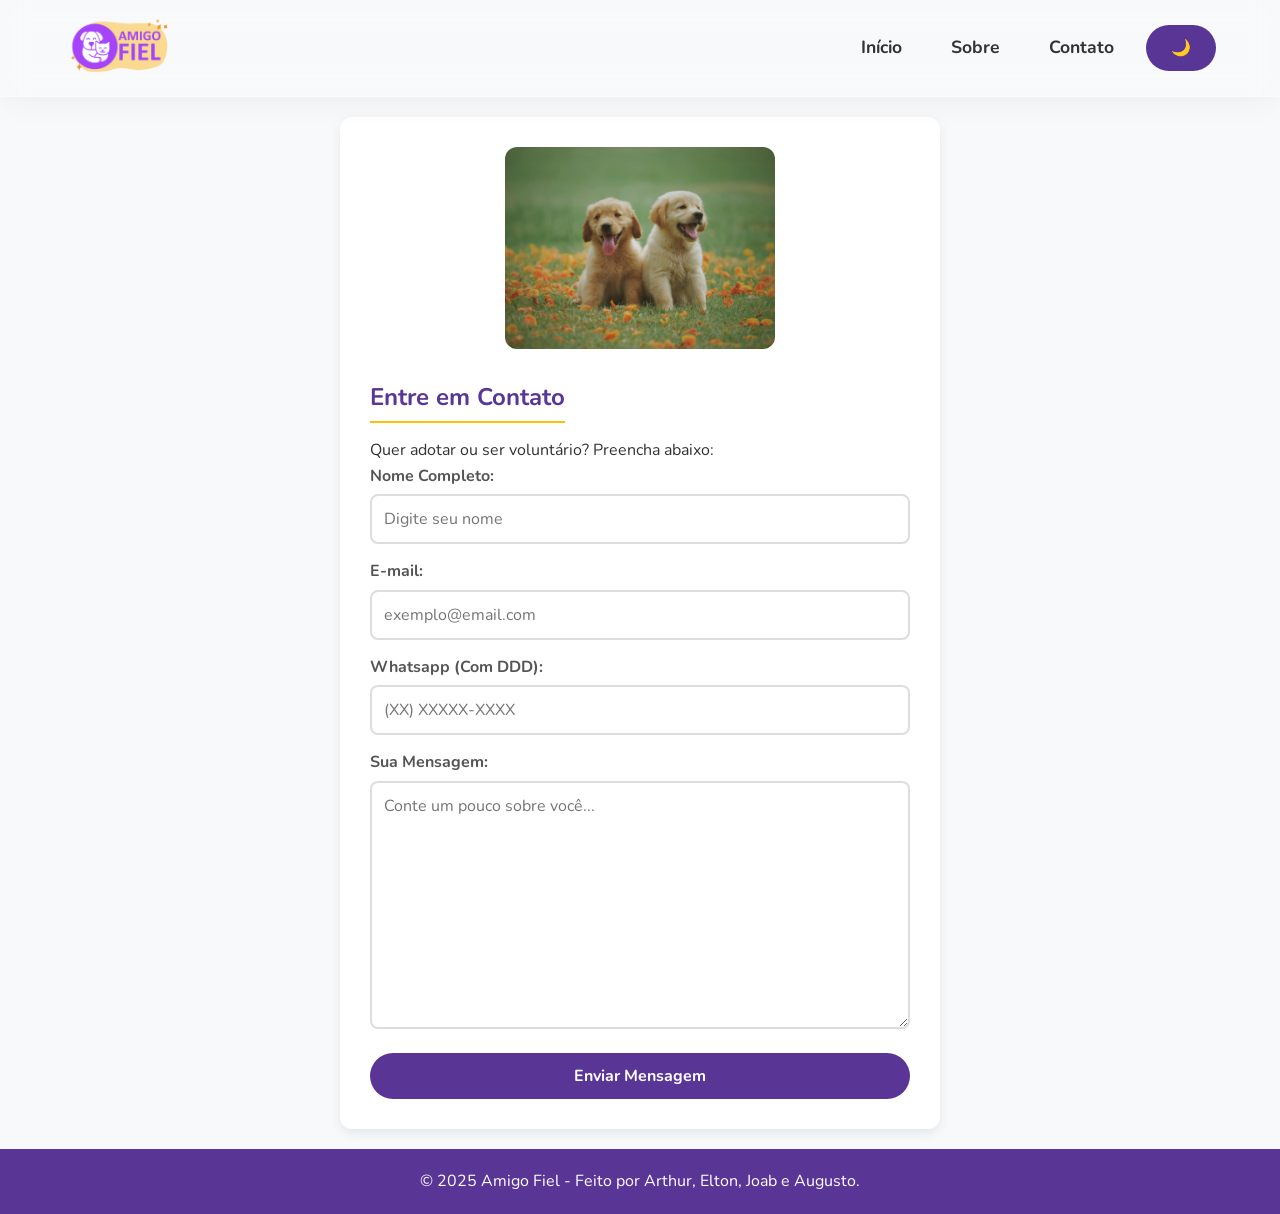
<file: contato.html>
<!DOCTYPE html>
<html lang="pt-br">
<head>
    <meta charset="UTF-8">
    <meta name="viewport" content="width=device-width, initial-scale=1.0">
    <title>Amigo Fiel - Contato</title>
    
    <link rel="stylesheet" href="css/style.css">
</head>
<body>
    <header>
        <a href="index.html" class="link-logo">
            <img src="logo.png" alt="Logo Amigo Fiel">
        </a>

        <nav>
            <ul>
                <li><a href="index.html">Início</a></li>
                <li><a href="sobre.html">Sobre</a></li>
                <li><a href="contato.html">Contato</a></li>
            </ul>
            <button id="btn-tema" title="Alternar Tema">🌙</button>
        </nav>
    </header>

    <main>
        <section class="container-contato">

            <div class="banner-contato">
                <img src="contato-pet.jpg" alt="Cachorro esperando adoção" width="50%">
            </div>

            <h2>Entre em Contato</h2>
            <p>Quer adotar ou ser voluntário? Preencha abaixo:</p>

            <form id="form-completo">

                <div class="campo">
                    <label for="nome">Nome Completo:</label>
                    <input type="text" id="nome" placeholder="Digite seu nome" required>
                </div>

                <div class="campo">
                    <label for="email-contato">E-mail:</label>
                    <input type="email" id="email-contato" placeholder="exemplo@email.com" required>
                </div>

                <div class="campo">
                    <label for="telefone">Whatsapp (Com DDD):</label>
                    <input type="tel" id="telefone" placeholder="(XX) XXXXX-XXXX" pattern="\([0-9]{2}\) [0-9]{5}-[0-9]{4}" required>
                </div>

                <div class="campo">
                    <label for="mensagem">Sua Mensagem:</label>
                    <textarea id="mensagem" rows="10" placeholder="Conte um pouco sobre você..." required></textarea>
                </div>

                <button type="submit" class="btn-enviar">Enviar Mensagem</button>
            </form>
        </section>
    </main>

    <footer>
        <p>&copy; 2025 Amigo Fiel - Feito por Arthur, Elton, Joab e Augusto.</p>
    </footer>

    <script src="js/script.js"></script>
    <button id="btn-topo" onclick="window.scrollTo({top: 0, behavior: 'smooth'})" title="Voltar ao Topo">
    ⬆️
</button>
</body>
</html>
</file>
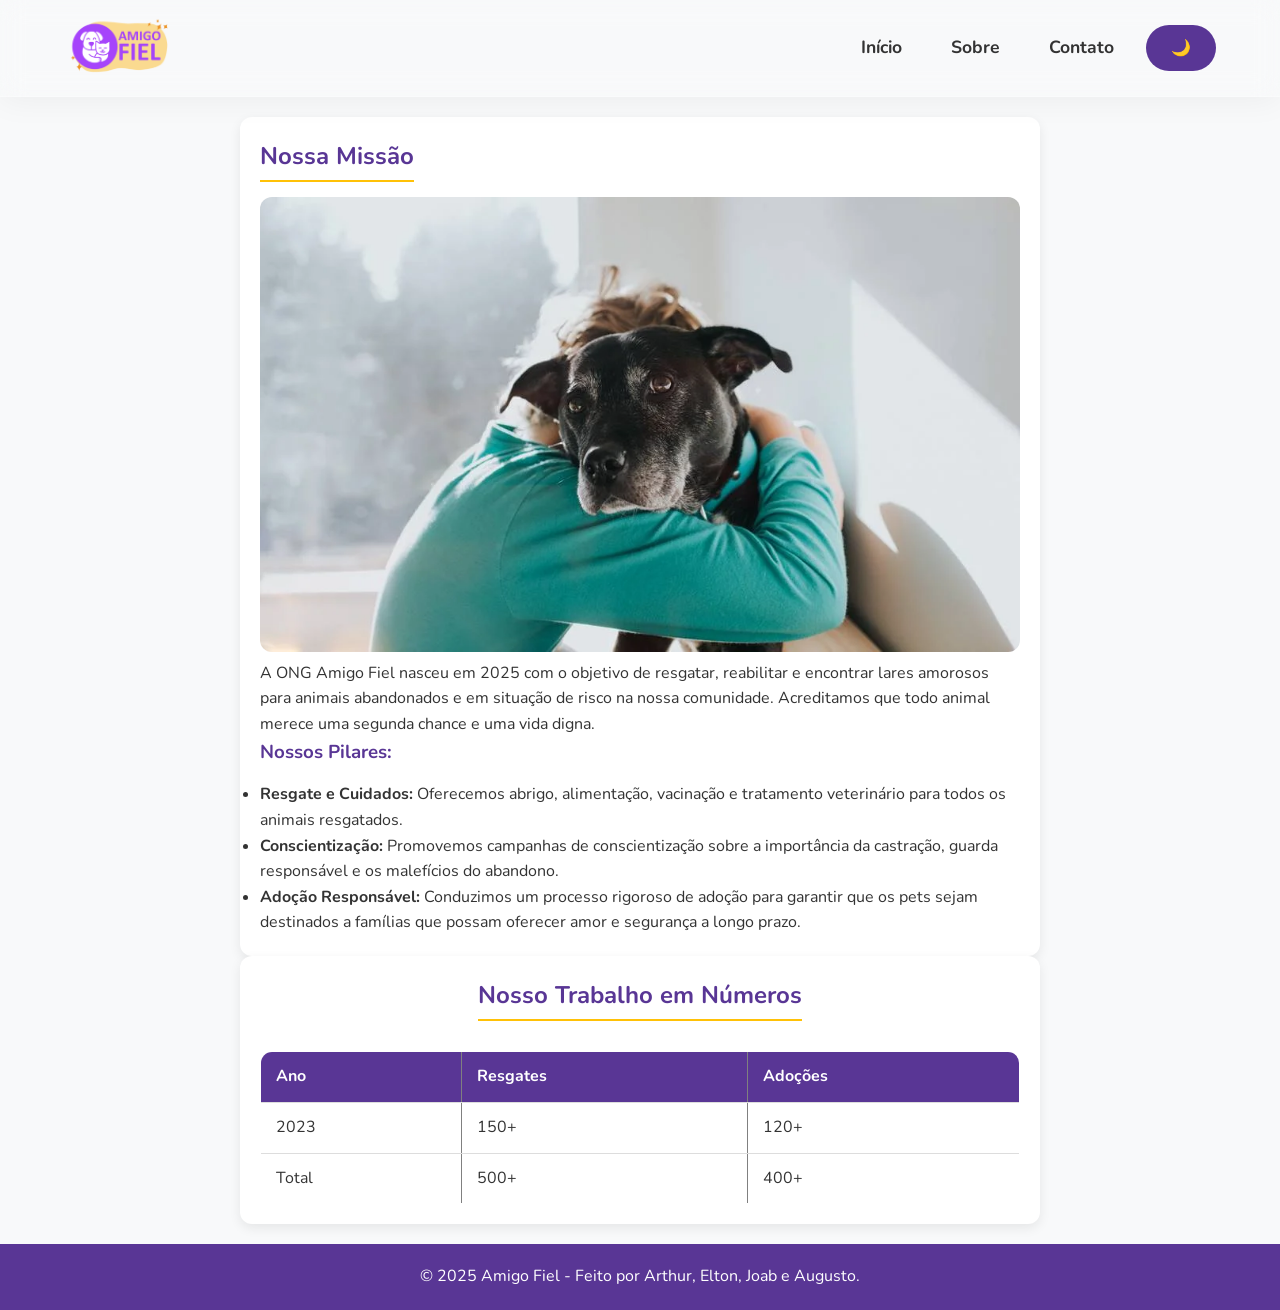
<file: sobre.html>
<!DOCTYPE html>
<html lang="pt-br">
<head>
    <meta charset="UTF-8">
    <meta name="viewport" content="width=device-width, initial-scale=1.0">
    <title>Amigo Fiel - Sobre a ONG</title>
    <link rel="stylesheet" href="css/style.css">
</head>
<body>

    <header>
        <a href="index.html" class="link-logo">
            <img src="logo.png" alt="Logo Amigo Fiel">
        </a>

        <nav>
            <ul>
                <li><a href="index.html">Início</a></li>
                <li><a href="sobre.html">Sobre</a></li>
                <li><a href="contato.html">Contato</a></li>
            </ul>
            <button id="btn-tema" title="Alternar Tema">🌙</button>
        </nav>
    </header>

    <main>
        <section id="sobre-missao" style="padding: 20px; max-width: 800px; margin: 0 auto;">
            <h2>Nossa Missão</h2>

            <img src="equipe.jpg" alt="Nossa equipe de voluntários" width="100%">

            <p>A ONG Amigo Fiel nasceu em 2025 com o objetivo de resgatar, reabilitar e encontrar lares amorosos para animais abandonados e em situação de risco na nossa comunidade. Acreditamos que todo animal merece uma segunda chance e uma vida digna.</p>

            <h3>Nossos Pilares:</h3>
            <ul>
                <li><strong>Resgate e Cuidados:</strong> Oferecemos abrigo, alimentação, vacinação e tratamento veterinário para todos os animais resgatados.</li>
                <li><strong>Conscientização:</strong> Promovemos campanhas de conscientização sobre a importância da castração, guarda responsável e os malefícios do abandono.</li>
                <li><strong>Adoção Responsável:</strong> Conduzimos um processo rigoroso de adoção para garantir que os pets sejam destinados a famílias que possam oferecer amor e segurança a longo prazo.</li>
            </ul>
        </section>

        <section id="galeria-fotos" style="padding: 20px; max-width: 800px; margin: 0 auto; text-align: center;">
            <h2>Nosso Trabalho em Números</h2>
            <table border="1">
                <thead>
                    <tr>
                        <th>Ano</th>
                        <th>Resgates</th>
                        <th>Adoções</th>
                    </tr>
                </thead>
                <tbody>
                    <tr>
                        <td>2023</td>
                        <td>150+</td>
                        <td>120+</td>
                    </tr>
                    <tr>
                        <td>Total</td>
                        <td>500+</td>
                        <td>400+</td>
                    </tr>
                </tbody>
            </table>
        </section>
    </main>

    <footer>
        <p>&copy; 2025 Amigo Fiel - Feito por Arthur, Elton, Joab e Augusto.</p>
    </footer>

    <script src="js/script.js"></script>
    <button id="btn-topo" onclick="window.scrollTo({top: 0, behavior: 'smooth'})" title="Voltar ao Topo">
    ⬆️
</button>
</body>
</html>
</file>
<file: css/style.css>
@import url('https://fonts.googleapis.com/css2?family=Nunito:wght@400;600;800&display=swap');

:root {
    
    --cor-primaria: #593695;    
    --cor-secundaria: #FFC107;
    --cor-fundo: #F8F9FA;     
    --cor-texto: #333333;       
    --branco: #ffffff;
    --borda-raio: 12px;       
    --sombra: 0 4px 12px rgba(0,0,0,0.08); 
}

* {
    margin: 0;
    padding: 0;
    box-sizing: border-box;
    font-family: 'Nunito', sans-serif; 
}

body {
    background-color: var(--cor-fundo);
    color: var(--cor-texto);
    line-height: 1.6;
    display: flex;
    flex-direction: column;
    min-height: 100vh;
}

main {
    flex: 1; 
    width: 100%;
    max-width: 1100px;
    margin: 0 auto; 
    padding: 20px;
}

img {
    max-width: 100%;
    height: auto;
    border-radius: var(--borda-raio);
}


header {
    
    background-color: rgba(255, 255, 255, 0.10);
    
   
    backdrop-filter: blur(12px);
    -webkit-backdrop-filter: blur(12px);
    
   
    position: sticky;
    top: 0;
    z-index: 1000;
    
    padding: 0.8rem 5%;
    display: flex;
    justify-content: space-between;
    align-items: center;
    box-shadow: 0 4px 30px rgba(0, 0, 0, 0.05); 
    border-bottom: 1px solid rgba(255, 255, 255, 0.3);
}

.link-logo img {
    max-height: 70px; 
    width: auto;    
    display: block;   
}

.link-logo img:hover {
    opacity: 0.9;
    transform: scale(1.02);
    transition: all 0.3s ease;
}


nav {
    display: flex;
    align-items: center; 
    gap: 20px; 
}

nav ul {
    list-style: none;
    display: flex;
    gap: 25px;
}

nav a {
    text-decoration: none;
    color: var(--cor-texto); 
    font-weight: 700;
    font-size: 1.1rem;
    transition: all 0.3s ease;
    padding: 8px 12px;
    border-radius: 20px;
}


nav a:hover {
    color: var(--cor-primaria); 
    background-color: rgba(89, 54, 149, 0.1);
}

section {
    background: var(--branco);
    padding: 30px;
    margin-bottom: 30px;
    border-radius: var(--borda-raio);
    box-shadow: var(--sombra);
}

h2, h3 {
    color: var(--cor-primaria);
    margin-bottom: 15px;
}

h2 { border-bottom: 2px solid var(--cor-secundaria); display: inline-block; padding-bottom: 5px; }


table {
    width: 100%;
    border-collapse: collapse;
    margin-top: 15px;
    overflow: hidden;
    border-radius: var(--borda-raio);
}

thead {
    background-color: var(--cor-primaria);
    color: var(--branco);
}

th, td {
    padding: 12px 15px;
    text-align: left;
    border-bottom: 1px solid #ddd;
}

.container-contato {
    max-width: 600px;
    margin: 0 auto;
}

.banner-contato {
    text-align: center;
    margin-bottom: 20px;
}

.campo {
    margin-bottom: 15px;
}

label {
    display: block;
    margin-bottom: 5px;
    font-weight: bold;
    color: #555;
}

input, textarea {
    width: 100%;
    padding: 12px;
    border: 2px solid #ddd;
    border-radius: 8px;
    font-size: 1rem;
    outline: none;
    transition: border-color 0.3s;
}

input:focus, textarea:focus {
    border-color: var(--cor-primaria);
}

button {
    background-color: var(--cor-primaria);
    color: var(--branco);
    padding: 12px 25px;
    border: none;
    border-radius: 30px;
    font-size: 1rem;
    font-weight: bold;
    cursor: pointer;
    transition: transform 0.2s, background 0.2s;
    width: 100%;
}

button:hover {
    background-color: #4a2c7c;
    transform: translateY(-2px);
}


.filtros-container {
    display: flex;
    justify-content: center; 
    gap: 25px; 
    margin: 30px 0;
}

.item-filtro {
    display: flex;
    flex-direction: column; 
    align-items: center;
    cursor: pointer;
    transition: transform 0.2s;
}

.item-filtro:hover {
    transform: translateY(-5px); 
}

.icone-circulo {
    width: 60px;
    height: 60px;
    background-color: var(--branco);
    border: 2px solid var(--cor-primaria); 
    border-radius: 50%; 
    display: flex;
    justify-content: center;
    align-items: center;
    font-size: 1.8rem; 
    box-shadow: 0 4px 6px rgba(0,0,0,0.1);
    margin-bottom: 8px;
    transition: background 0.3s, color 0.3s;
}

.item-filtro span {
    font-weight: bold;
    color: var(--cor-primaria);
    font-size: 0.9rem;
}

.item-filtro:hover .icone-circulo {
    background-color: var(--cor-primaria);

}
#container-pets {
    display: grid;
    grid-template-columns: repeat(auto-fit, minmax(250px, 1fr));
    gap: 20px;
    margin-top: 20px;
}

.card-pet {
    background: var(--branco); 
    border-radius: var(--borda-raio);
    box-shadow: var(--sombra);
    padding: 10px;
    text-align: center;
}

.card-pet img {
    width: 100%;      
    height: 200px;     
    object-fit: cover; 
    border-radius: 8px; 
    margin-bottom: 10px;
}

footer {
    background-color: var(--cor-primaria);
    color: var(--branco);
    text-align: center;
    padding: 20px;
    margin-top: auto;
}

@media (max-width: 768px) {
    header {
        flex-direction: column;
        text-align: center;
    }
    
    nav ul {
        margin-top: 15px;
        padding: 0;
    }
    
    .banner-contato img {
        width: 100%; 
    }
}

body, header, .card-pet, section, h2, p, a, div {
    transition: background-color 0.3s, color 0.3s, border-color 0.3s;
}


body.dark-mode {
  
    --cor-fundo: #121212;     
    --cor-texto: #e0e0e0;        
    --branco: #1e1e1e;         
    --sombra: 0 4px 12px rgba(0,0,0,0.5); 
}


body.dark-mode header {
    background-color: rgba(30, 30, 30, 0.85); 
    border-bottom: 1px solid rgba(255, 255, 255, 0.1);
}

body.dark-mode nav a {
    color: #e0e0e0;
}

body.dark-mode nav a:hover {
    color: var(--cor-secundaria);
}

body.dark-mode input, 
body.dark-mode textarea {
    background-color: #2d2d2d;
    border: 1px solid #444;
    color: white;
}


#btn-topo {
    position: fixed;
    bottom: 30px;
    right: 30px;
    
    
    width: 50px;
    height: 50px;
    border-radius: 50%; 
    
    background-color: rgba(255, 255, 255, 0.25);
    backdrop-filter: blur(8px);                 
    -webkit-backdrop-filter: blur(8px);        
    border: 1px solid rgba(255, 255, 255, 0.5);
    box-shadow: 0 4px 15px rgba(0,0,0,0.15);    
    
    display: flex;
    justify-content: center;
    align-items: center;
    font-size: 1.5rem;
    cursor: pointer;
    z-index: 2000;
    
    transition: all 0.3s ease;
    
    opacity: 0;
    pointer-events: none;
    transform: translateY(20px); 
}

#btn-topo.show {
    opacity: 1;
    pointer-events: all;
    transform: translateY(0); 
}


#btn-topo:hover {
    background-color: var(--cor-primaria); 
    color: var(--branco);                 
    box-shadow: 0 6px 20px rgba(89, 54, 149, 0.4); 
    transform: translateY(-5px);          
}

body.dark-mode #btn-topo {
    background-color: rgba(0, 0, 0, 0.3);     
    border: 1px solid rgba(255, 255, 255, 0.1);
    color: rgba(255, 255, 255, 0.8);
}

body.dark-mode #btn-topo:hover {
    background-color: var(--cor-secundaria); 
    color: var(--cor-primaria);
}
</file>
